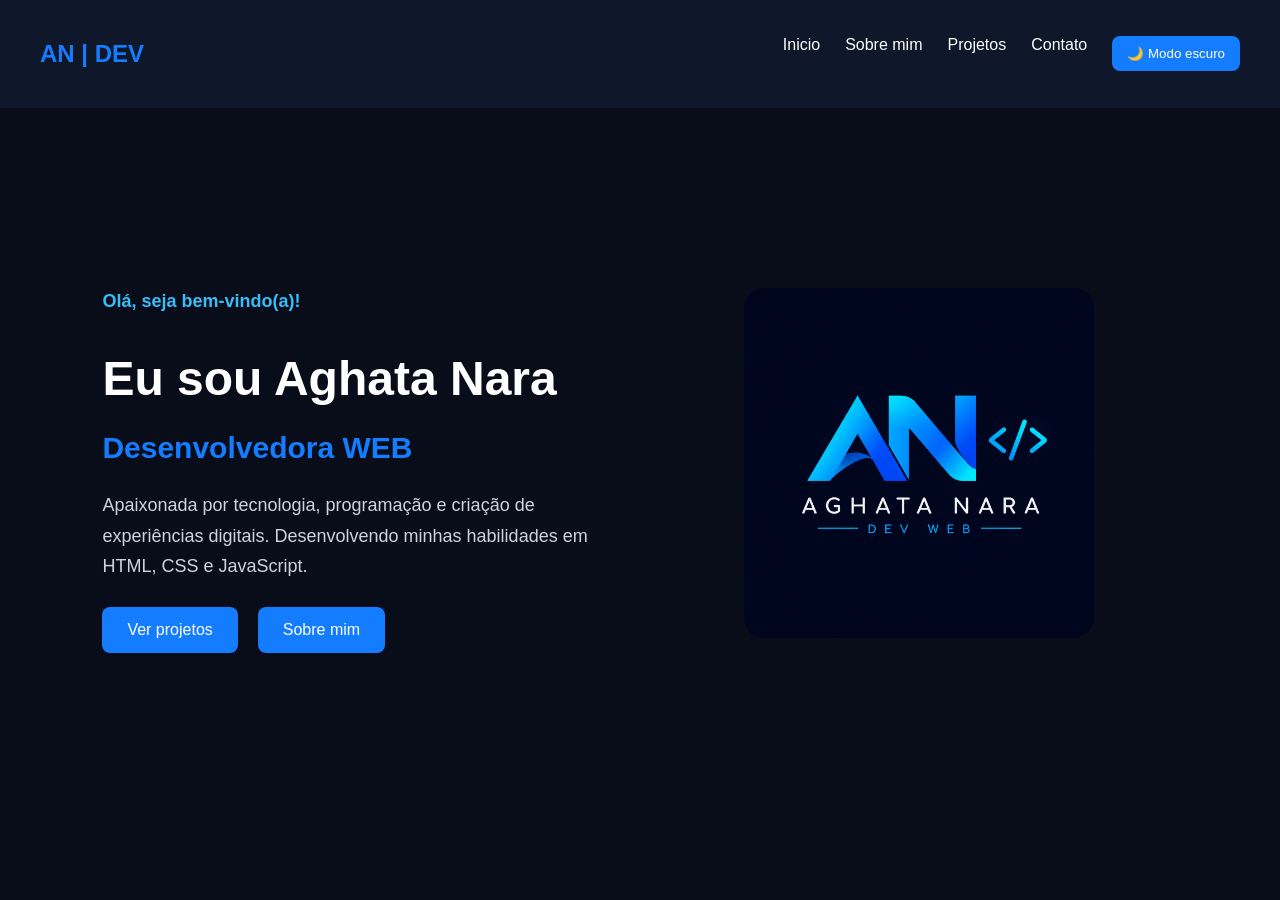
<file: index.html>
<!DOCTYPE html>
<html>
    <head>
        <meta charset="UTF-8">
        <title>Portifólio Aghata</title>
        <link rel="stylesheet" href="css/estilos.css">
        <link rel="icon" type="image/png" sizes="32x32" href="img/favicon.png">
    </head>
    <body>       
        <header>
        <nav>
            <h2>AN | DEV</h2>

        <ul>

            <li><a href="index.html">Inicio</a></li>
            <li><a href="sobre.html">Sobre mim</a></li>
            <li><a href="projetos.html">Projetos</a></li>
            <li><a href="contato.html">Contato</a></li>
            <button id="alternar-tema" type="button">
                🌙 Modo escuro
           </button>
         </ul>
        </nav>
       </header>
       
<main>
    <section class="inicio">

        <div class="conteudo-inicio">

            <h3>Olá, seja bem-vindo(a)!</h3>

            <h1>Eu sou Aghata Nara</h1>

            <h2>Desenvolvedora WEB</h2>

            <p>
                Apaixonada por tecnologia, programação
                e criação de experiências digitais.
                Desenvolvendo minhas habilidades em
                HTML, CSS e JavaScript.
            </p>

            <div class="botoes">
                <a href="projetos.html">Ver projetos</a>
                <a href="sobre.html">Sobre mim</a>
            </div>

        </div>

        
        <div class="imagem-inicio">
            <img src="img/logo.png" alt="Logomarca AN">
        </div>

    </section>
</main>

<script src="js/script.js"></script>

</body>
</html>
</file>
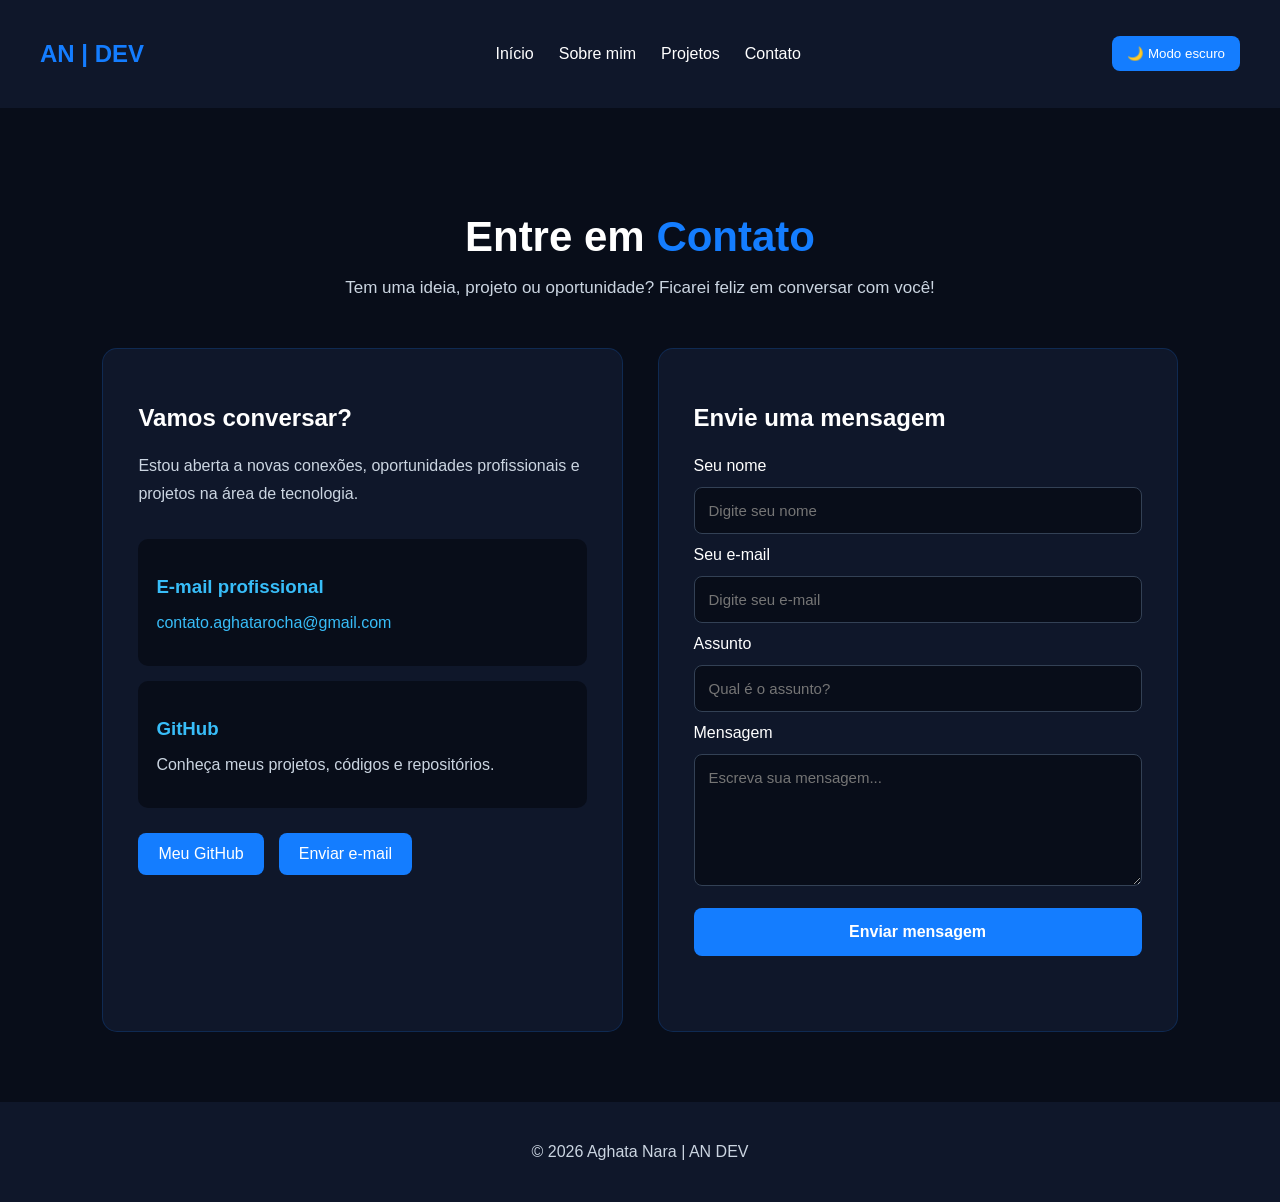
<file: contato.html>
<!DOCTYPE html>
<html lang="pt-BR">

<head>
    <meta charset="UTF-8">
    <meta name="viewport"
          content="width=device-width, initial-scale=1.0">

    <title>Contato | Aghata Nara</title>

    <link rel="stylesheet" href="css/estilos.css">
</head>

<body>

    <header>
        <nav>
            <h2>AN | DEV</h2>

            <ul>
                <li><a href="index.html">Início</a></li>
                <li><a href="sobre.html">Sobre mim</a></li>
                <li><a href="projetos.html">Projetos</a></li>
                <li><a href="contato.html">Contato</a></li>
            </ul>

            <button id="alternar-tema" type="button">
                🌙 Modo escuro
            </button>
        </nav>
    </header>

    <main>

        <section class="contato">

            <div class="contato-titulo">

                <h1>Entre em <span>Contato</span></h1>

                <p>
                    Tem uma ideia, projeto ou oportunidade?
                    Ficarei feliz em conversar com você!
                </p>

            </div>

            <div class="contato-container">

                <!-- INFORMAÇÕES DE CONTATO -->
                <div class="contato-informacoes">

                    <h2>Vamos conversar?</h2>

                    <p>
                        Estou aberta a novas conexões,
                        oportunidades profissionais
                        e projetos na área de tecnologia.
                    </p>

                    <div class="contato-item">

                        <h3>E-mail profissional</h3>

                        <p>
                            <a href="mailto:contato.aghatarocha@gmail.com">
                                contato.aghatarocha@gmail.com
                            </a>
                        </p>

                    </div>

                    <div class="contato-item">

                        <h3>GitHub</h3>

                        <p>
                            Conheça meus projetos,
                            códigos e repositórios.
                        </p>

                    </div>

                    <div class="contato-redes">

                        <a href="https://github.com/rochayxz7"
                           target="_blank"
                           rel="noopener noreferrer">
                            Meu GitHub
                        </a>

                        <a href="mailto:contato.aghatarocha@gmail.com">
                            Enviar e-mail
                        </a>

                    </div>

                </div>

                <!-- FORMULÁRIO DE CONTATO -->
                <div class="contato-formulario">

                    <h2>Envie uma mensagem</h2>

                    <form id="formulario-contato">

                        <label for="nome">Seu nome</label>

                        <input
                            type="text"
                            id="nome"
                            name="nome"
                            placeholder="Digite seu nome"
                            required
                        >

                        <label for="email">Seu e-mail</label>

                        <input
                            type="email"
                            id="email"
                            name="email"
                            placeholder="Digite seu e-mail"
                            required
                        >

                        <label for="assunto">Assunto</label>

                        <input
                            type="text"
                            id="assunto"
                            name="assunto"
                            placeholder="Qual é o assunto?"
                            required
                        >

                        <label for="mensagem">Mensagem</label>

                        <textarea
                            id="mensagem"
                            name="mensagem"
                            rows="6"
                            placeholder="Escreva sua mensagem..."
                            required
                        ></textarea>

                        <button type="submit">
                            Enviar mensagem
                        </button>

                        <p id="status-formulario"
                           role="status"
                           aria-live="polite"></p>

                    </form>

                </div>

            </div>

        </section>

    </main>

    <footer class="rodape-contato">
        <p>© 2026 Aghata Nara | AN DEV</p>
    </footer>

    <script src="js/script.js"></script>

</body>
</html>
</file>
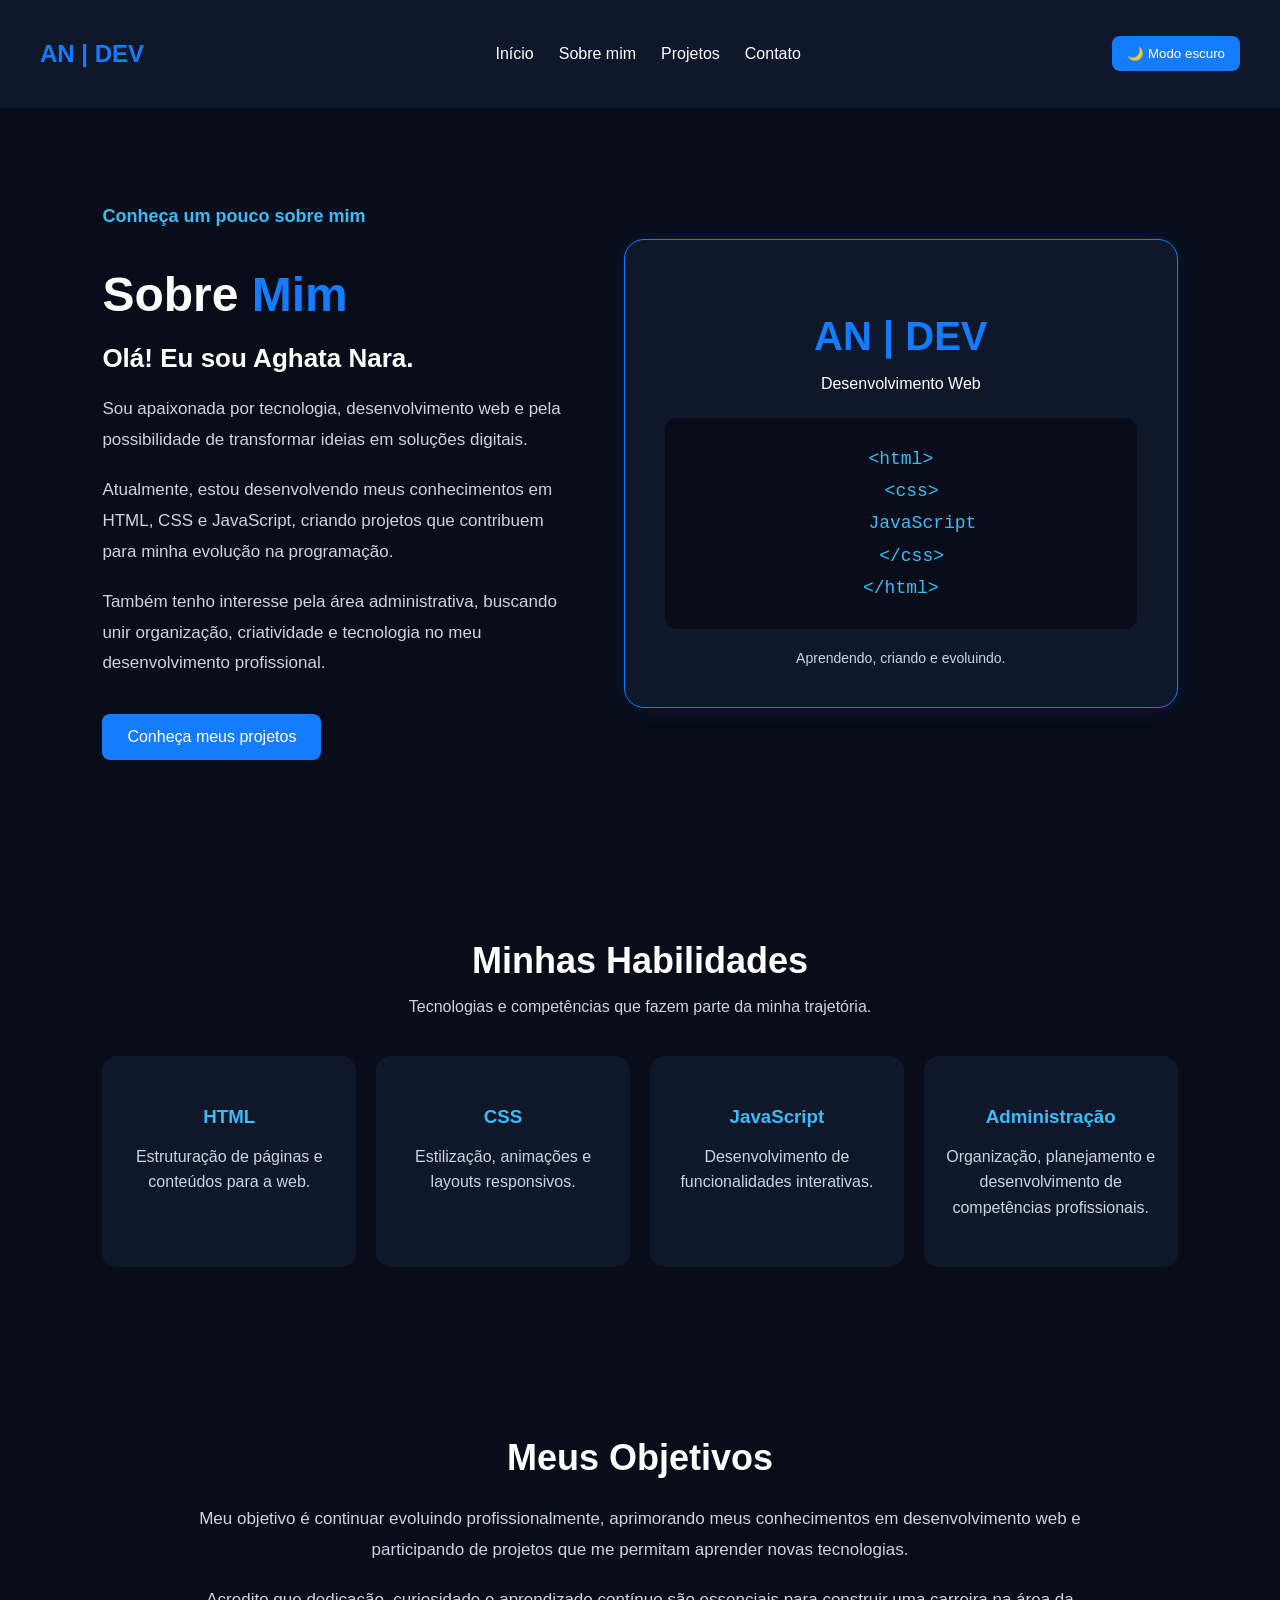
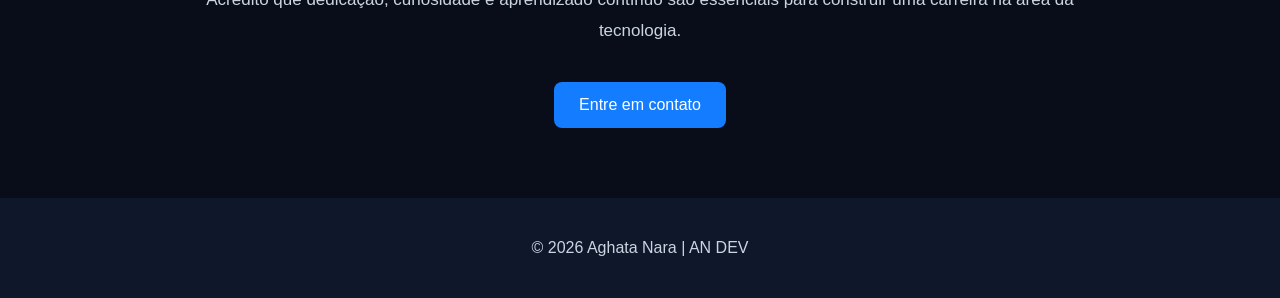
<file: sobre.html>
<!DOCTYPE html>
<html lang="pt-BR">

<head>
    <meta charset="UTF-8">
    <meta name="viewport"
          content="width=device-width, initial-scale=1.0">

    <title>Sobre Mim | Aghata Nara</title>

    <link rel="stylesheet" href="css/estilos.css">
</head>

<body>

    <header>
        <nav>
            <h2>AN | DEV</h2>

            <ul>
                <li><a href="index.html">Início</a></li>
                <li><a href="sobre.html">Sobre mim</a></li>
                <li><a href="projetos.html">Projetos</a></li>
                <li><a href="contato.html">Contato</a></li>
            </ul>

            <button id="alternar-tema" type="button">
                🌙 Modo escuro
            </button>
        </nav>
    </header>

    <main>

        <!-- APRESENTAÇÃO -->
        <section class="sobre">

            <div class="sobre-conteudo">

                <h3>Conheça um pouco sobre mim</h3>

                <h1>Sobre <span>Mim</span></h1>

                <h2>Olá! Eu sou Aghata Nara.</h2>

                <p>
                    Sou apaixonada por tecnologia,
                    desenvolvimento web e pela
                    possibilidade de transformar
                    ideias em soluções digitais.
                </p>

                <p>
                    Atualmente, estou desenvolvendo
                    meus conhecimentos em HTML, CSS
                    e JavaScript, criando projetos
                    que contribuem para minha
                    evolução na programação.
                </p>

                <p>
                    Também tenho interesse pela área
                    administrativa, buscando unir
                    organização, criatividade e
                    tecnologia no meu desenvolvimento
                    profissional.
                </p>

                <a href="projetos.html" class="botao-sobre">
                    Conheça meus projetos
                </a>

            </div>

            <div class="sobre-destaque">

                <h2>AN | DEV</h2>

                <p>Desenvolvimento Web</p>

                <div class="sobre-codigo">
                    &lt;html&gt;<br>
                    &nbsp;&nbsp;&lt;css&gt;<br>
                    &nbsp;&nbsp;&nbsp;&nbsp;JavaScript<br>
                    &nbsp;&nbsp;&lt;/css&gt;<br>
                    &lt;/html&gt;
                </div>

                <span>Aprendendo, criando e evoluindo.</span>

            </div>

        </section>

        <!-- HABILIDADES -->
        <section class="habilidades">

            <h2>Minhas Habilidades</h2>

            <p>
                Tecnologias e competências que fazem
                parte da minha trajetória.
            </p>

            <div class="lista-habilidades">

                <div class="habilidade-card">
                    <h3>HTML</h3>
                    <p>
                        Estruturação de páginas
                        e conteúdos para a web.
                    </p>
                </div>

                <div class="habilidade-card">
                    <h3>CSS</h3>
                    <p>
                        Estilização, animações
                        e layouts responsivos.
                    </p>
                </div>

                <div class="habilidade-card">
                    <h3>JavaScript</h3>
                    <p>
                        Desenvolvimento de
                        funcionalidades interativas.
                    </p>
                </div>

                <div class="habilidade-card">
                    <h3>Administração</h3>
                    <p>
                        Organização, planejamento
                        e desenvolvimento de
                        competências profissionais.
                    </p>
                </div>

            </div>

        </section>

        <!-- OBJETIVOS -->
        <section class="objetivos">

            <h2>Meus Objetivos</h2>

            <p>
                Meu objetivo é continuar evoluindo
                profissionalmente, aprimorando meus
                conhecimentos em desenvolvimento web
                e participando de projetos que me
                permitam aprender novas tecnologias.
            </p>

            <p>
                Acredito que dedicação, curiosidade
                e aprendizado contínuo são essenciais
                para construir uma carreira na
                área da tecnologia.
            </p>

            <a href="contato.html" class="botao-sobre">
                Entre em contato
            </a>

        </section>

    </main>

    <footer class="rodape-sobre">
        <p>© 2026 Aghata Nara | AN DEV</p>
    </footer>

    <script src="js/script.js"></script>

</body>
</html>
</file>
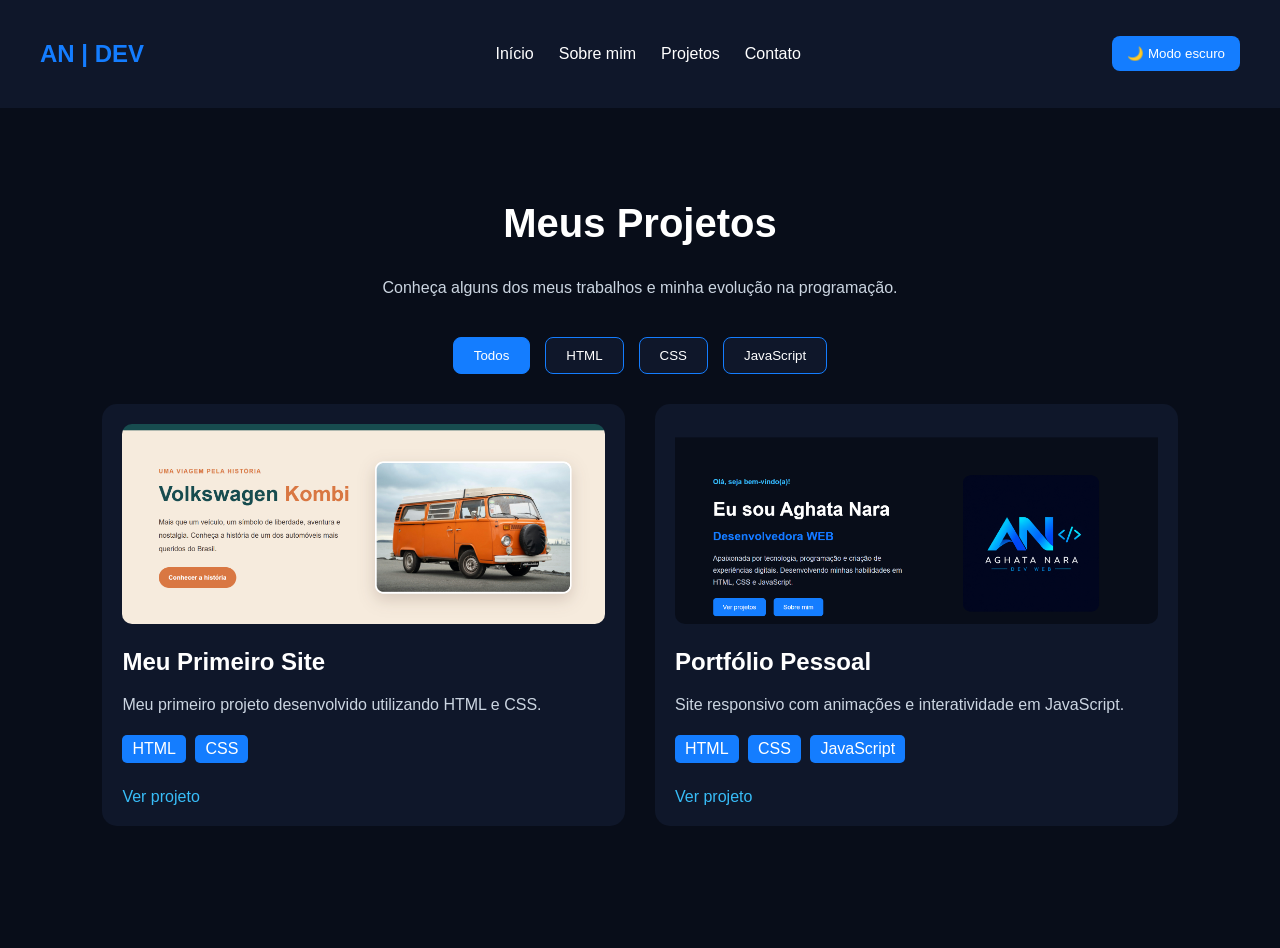
<file: MEU PORTIFOLIO/projetos.html>
<!DOCTYPE html>
<html lang="pt-BR">

<head>
    <meta charset="UTF-8">
    <meta name="viewport" content="width=device-width, initial-scale=1.0">

    <title>Meus Projetos | Aghata Nara</title>

    <link rel="stylesheet" href="css/estilos.css">
</head>

<body>

    <header>
        <nav>
            <h2>AN | DEV</h2>

            <ul>
                <li><a href="index.html">Início</a></li>
                <li><a href="sobre.html">Sobre mim</a></li>
                <li><a href="projetos.html">Projetos</a></li>
                <li><a href="contato.html">Contato</a></li>
            </ul>

            <button id="alternar-tema" type="button">
                🌙 Modo escuro
            </button>
        </nav>
    </header>

    <main>

        <section class="projetos">

            <h1>Meus Projetos</h1>

            <p>
                Conheça alguns dos meus trabalhos
                e minha evolução na programação.
            </p>

            <!-- FILTROS DOS PROJETOS -->
            <div class="filtros-projetos">

                <button class="filtro ativo" data-filtro="todos">
                    Todos
                </button>

                <button class="filtro" data-filtro="html">
                    HTML
                </button>

                <button class="filtro" data-filtro="css">
                    CSS
                </button>

                <button class="filtro" data-filtro="javascript">
                    JavaScript
                </button>

            </div>

            <!-- LISTA DE PROJETOS -->
            <div class="lista-projetos">

                <!-- PRIMEIRO CARD -->
                <article class="card-projeto"
                         data-tecnologias="html css">

                    <img src="img/projeto1.png"
                         alt="Imagem do meu primeiro site">

                    <h2>Meu Primeiro Site</h2>

                    <p>
                        Meu primeiro projeto desenvolvido
                        utilizando HTML e CSS.
                    </p>

                    <span>HTML</span>
                    <span>CSS</span>

                    <a href="#">Ver projeto</a>

                </article>

                <!-- SEGUNDO CARD -->
                <article class="card-projeto"
                         data-tecnologias="html css javascript">

                    <img src="img/projeto2.png"
                         alt="Imagem do meu portfólio">

                    <h2>Portfólio Pessoal</h2>

                    <p>
                        Site responsivo com animações
                        e interatividade em JavaScript.
                    </p>

                    <span>HTML</span>
                    <span>CSS</span>
                    <span>JavaScript</span>

                    <a href="#">Ver projeto</a>

                </article>

            </div>

        </section>

    </main>

    <script src="js/script.js"></script>

</body>
</html>
</file>
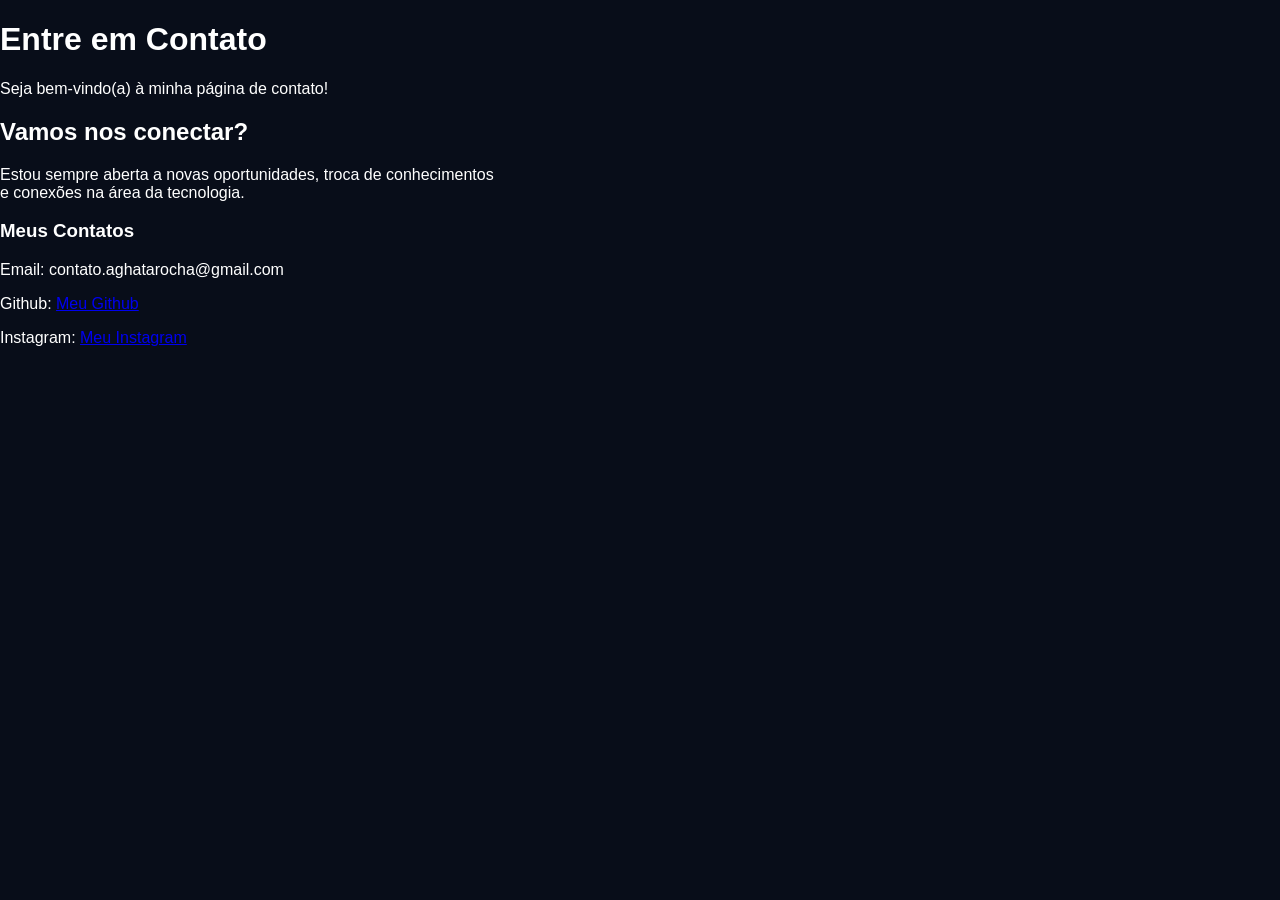
<file: paginas/contato.html>
<!DOCTYPE html>
<html lang="pt-br">
<head>
    <meta charset="UTF-8">
    <title>Contato</title>
    <link rel="stylesheet" href="../css/estilos.css">
<body>
    <h1>Entre em Contato</h1>
    <p>Seja bem-vindo(a) à minha página de contato!</p>
    <h2>Vamos nos conectar?</h2>
    <p>Estou sempre aberta a novas oportunidades, troca de conhecimentos <br>e conexões na área da tecnologia.</p>
    <h3>Meus Contatos</h3>
    <p>Email: contato.aghatarocha@gmail.com</p>
    <p>Github:
        <a href="https://github.com/rochayxz7">Meu Github</a></p>
    <p>Instagram:
        <a href="https://www.instagram.com/rochayzx7_">Meu Instagram</a></p>
</html>
</file>
<file: css/estilos.css>
/* Estilo geral do site */

body {
    background-color: black;
    color: white;
    font-family: Arial, sans-serif;
    margin: 0px;
}


/* Títulos secundários */
nav {
    display: flex;
    justify-content: space-between;
    align-items: center;
    padding: 20px 40px;
    background-color: #0F172A;
}


nav h2 {
    color: #147DFF;

}


nav ul {
    display: flex;
    list-style: none;
    gap: 25px;

}


nav a {
    color: white;
    text-decoration: none;
}


nav a:hover {
    color: #38BDF8;
}


.inicio{
    min-height: 70vh;
    display: flex;
    flex-direction: row;
    align-items: center;
    justify-content: space-between;
    gap: 40px;
    padding: 40px 8%;
    background-color:  #080D19;
}


.inicio h3 {
    color: #38BDF8;
    font-size: 18px;
}


.inicio h1 {
    color: white;
    font-size: 48px;
    margin-bottom: 10px;
}


.inicio h2 {
    color: #147DFF;
    font-size: 30px;
}


.inicio p {
    color: #CBD5E1;
    font-size: 18px;
    line-height: 1.7;
    max-width: 600px;
}


.botoes {
    display: flex;
    gap: 20px;
    margin-top: 25px;
}


.botoes a {
    background-color: #147DFF;
    color: white;
    text-decoration: none;
    padding: 14px 25px;
    border-radius: 8px;
    transition: 0.3s;
}


.botoes a:hover {
    background-color:  #38BDF8;
    transform: translateY(-3px);
}


.conteudo-inicio {
    flex: 1;
    min-width: 0;
}

.imagem-inicio {
    flex: 1;
    display: flex;
    justify-content: center;
    align-items: center;
}

.imagem-inicio img {
    width: 100%;
    max-width: 350px;
    height: auto;
    border-radius: 20px;
}


@media (max-width: 768px) {

    .inicio {
        flex-direction: column;
        text-align: center;
        gap: 30px;
    }

    .botoes {
        justify-content: center;
        flex-wrap: wrap;
    }

    .imagem-inicio img {
        max-width: 250px;
    }

}


nav a {
    position: relative;
    text-decoration: none;
    color: white;
    transition: 0.3s;
}

nav a::after {
    content: "";
    position: absolute;
    width: 0;
    height: 2px;
    background-color: #38BDF8;
    bottom: -5px;
    left: 0;
    transition: width 0.3s;
}

nav a:hover {
    color: #38BDF8;
}

nav a:hover::after {
    width: 100%;
}


@keyframes aparecer {
    from {
        opacity: 0%;
        transform: translateY(30px);
    }
    
    to {
        opacity: 1%;
        transform: translateY(0);
    }
}

.conteudo-inicio {
    animation: aparecer 1.2s ease-out;
}

@keyframes flutuar {
    0% {
        transform: translateY(0);
    }

    50% {
        transform: translateY(-15px);
    }

    100% {
        transform: translateY(0);
    }
}

.imagem-inicio img {
    animation: flutuar 4s ease-in-out infinite;
}

.imagem-inicio img:hover {
    filter: drop-shadow(0 0 18px #147DFF);

}


@media (prefers-reduced-motion: reduce) {
    .conteudo-inicio,
    .imagem-inicio img {
        animation: none;
    }
}


:root {
    --cor-fundo: #080D19;
    --cor-menu:  #0F172A;
    --cor-texto: #FFFFFF;
    --cor-paragrafo: #CBD5E1;
}

body.modo-claro {
     --cor-fundo: #F1F5F9;
    --cor-menu: #FFFFFF;
    --cor-texto: #0F172A;
    --cor-paragrafo: #475569;
}

body {
    background-color: var(--cor-fundo);
    color: var(--cor-texto);
}


header {
    background-color: var(--cor-menu);
}

header a {
    color: var(--cor-texto);
}


.inicio {
    background-color: var(--cor-fundo);
}

.inicio h1 {
    color: var(--cor-texto);
}

.inicio p {
    color: var(--cor-paragrafo);
}


#alternar-tema {
    background-color: #147DFF;
    color: white;
    border: none;
    padding: 10px 15px;
    border-radius: 8px;
    cursor: pointer;
    transition: 0.3s;
}

#alternar-tema:hover {
    background-color: #38BDF8;
}

body,
header,
nav,
.inicio,
.inicio h1,
.inicio p,
header a,
nav a {
    transition: background-color 0.3s,
                color 0.3s;
}


.projetos {
    padding: 60px 8%;
    background-color: var(--cor-fundo);
    min-height: 80vh;
}

.projetos h1 {
    text-align: center;
    font-size: 40px;
    color: var(--cor-texto);
}

.projetos > p {
    text-align: center;
    color: var(--cor-paragrafo);
    margin-bottom: 40px;
}

.lista-projetos {
    display: grid;
    grid-template-columns: repeat(2,1fr);
    gap: 30px;
}

.card-projeto {
    background-color: var(--cor-menu);
    padding: 20px;
    border-radius: 15px;
    transition: transform 0.3s;
}

.card-projeto:hover {
    transform: translateY(-8px);
}

.card-projeto img {
    width: 100%;
    height: 200px;
    object-fit: cover;
    border-radius: 10px;
}

.card-projeto h2 {
    color: var(--cor-texto);
}

.card-projeto p {
    color: var(--cor-paragrafo);
}

.card-projeto span {
    display: inline-block;
    background-color: #147DFF;
    color: white;
    padding: 5px 10px;
    border-radius: 5px;
    margin: 5px 5px 10px 0;
}

.card-projeto a {
    display: block;
    color: #38BDF8;
    text-decoration: none;
    margin-top: 15px;
}


@media (max-width:768px) {

    .lista-projetos {
        grid-template-columns: 1fr;
    }

    .projetos h1 {
        font-size: 30px;
    }

    .card-projeto img {
        height: auto;
    }
}


.filtros-projetos {
    display: flex;
    justify-content: center;
    flex-wrap: wrap;
    gap: 15px;
    margin-bottom: 30px;
}

.filtro {
    background-color: var(--cor-menu);
    color: var(--cor-texto);
    border: 1px solid #147DFF;
    padding: 10px 20px;
    border-radius: 8px;
    cursor: pointer;
    transition: 0.3s;
}

.filtro:hover,
.filtro.ativo {
    background-color: #147DFF;
    color: white;
}



/* ===== PÁGINA SOBRE MIM ===== */

.sobre {
    display: flex;
    align-items: center;
    justify-content: space-between;
    gap: 50px;
    padding: 80px 8%;
    background-color: var(--cor-fundo);
}

.sobre-conteudo {
    flex: 1;
    min-width: 0;
    animation: aparecer 1s ease;
}

.sobre-conteudo h3 {
    color: #38BDF8;
    font-size: 18px;
    margin-bottom: 15px;
}

.sobre-conteudo h1 {
    color: var(--cor-texto);
    font-size: 48px;
    margin-bottom: 20px;
}

.sobre-conteudo h1 span {
    color: #147DFF;
}

.sobre-conteudo h2 {
    color: var(--cor-texto);
    font-size: 26px;
    margin-bottom: 20px;
}

.sobre-conteudo p {
    color: var(--cor-paragrafo);
    font-size: 17px;
    line-height: 1.8;
    margin-bottom: 20px;
}

/* BOTÕES */

.botao-sobre {
    display: inline-block;
    background-color: #147DFF;
    color: white;
    text-decoration: none;
    padding: 14px 25px;
    border-radius: 8px;
    margin-top: 15px;
    transition: 0.3s;
}

.botao-sobre:hover {
    background-color: #38BDF8;
    transform: translateY(-4px);
}

/* DESTAQUE LATERAL */

.sobre-destaque {
    flex: 1;
    min-width: 0;
    background-color: var(--cor-menu);
    padding: 40px;
    border: 1px solid #147DFF;
    border-radius: 20px;
    text-align: center;
    box-shadow: 0 0 25px #147DFF20;
}

.sobre-destaque h2 {
    font-size: 40px;
    color: #147DFF;
    margin-bottom: 15px;
}

.sobre-destaque p {
    color: var(--cor-texto);
    margin-bottom: 25px;
}

.sobre-codigo {
    background-color: var(--cor-fundo);
    color: #38BDF8;
    padding: 25px;
    border-radius: 12px;
    font-family: monospace;
    font-size: 18px;
    line-height: 1.8;
    margin-bottom: 20px;
}

.sobre-destaque span {
    color: var(--cor-paragrafo);
    font-size: 14px;
}

/* HABILIDADES */

.habilidades {
    padding: 70px 8%;
    background-color: var(--cor-fundo);
    text-align: center;
}

.habilidades h2 {
    color: var(--cor-texto);
    font-size: 36px;
    margin-bottom: 15px;
}

.habilidades > p {
    color: var(--cor-paragrafo);
    margin-bottom: 40px;
}

.lista-habilidades {
    display: grid;
    grid-template-columns: repeat(4, minmax(0, 1fr));
    gap: 20px;
}

.habilidade-card {
    background-color: var(--cor-menu);
    padding: 30px 20px;
    border-radius: 15px;
    border: 1px solid transparent;
    transition: 0.3s;
}

.habilidade-card:hover {
    transform: translateY(-8px);
    border-color: #147DFF;
}

.habilidade-card h3 {
    color: #38BDF8;
    margin-bottom: 15px;
}

.habilidade-card p {
    color: var(--cor-paragrafo);
    line-height: 1.6;
}

/* OBJETIVOS */

.objetivos {
    padding: 70px 15%;
    background-color: var(--cor-fundo);
    text-align: center;
}

.objetivos h2 {
    color: var(--cor-texto);
    font-size: 36px;
    margin-bottom: 25px;
}

.objetivos p {
    color: var(--cor-paragrafo);
    font-size: 17px;
    line-height: 1.8;
    margin-bottom: 20px;
}

/* RODAPÉ */

.rodape-sobre {
    background-color: var(--cor-menu);
    padding: 25px;
    text-align: center;
}

.rodape-sobre p {
    color: var(--cor-paragrafo);
}

/* RESPONSIVIDADE */

@media (max-width: 900px) {

    .sobre {
        flex-direction: column;
        text-align: center;
    }

    .sobre-conteudo h1 {
        font-size: 38px;
    }

    .sobre-destaque {
        width: 100%;
        box-sizing: border-box;
    }

    .lista-habilidades {
        grid-template-columns: repeat(2, minmax(0, 1fr));
    }

    .objetivos {
        padding: 60px 8%;
    }
}

@media (max-width: 480px) {

    .sobre {
        padding: 50px 6%;
    }

    .sobre-conteudo h1 {
        font-size: 32px;
    }

    .sobre-destaque {
        padding: 25px 15px;
    }

    .lista-habilidades {
        grid-template-columns: 1fr;
    }

    .habilidades h2,
    .objetivos h2 {
        font-size: 28px;
    }
}




/* ===== PÁGINA DE CONTATO ===== */

.contato {
    padding: 70px 8%;
    min-height: 80vh;
    background-color: var(--cor-fundo);
}

.contato-titulo {
    text-align: center;
    margin-bottom: 50px;
}

.contato-titulo h1 {
    font-size: 42px;
    color: var(--cor-texto);
    margin-bottom: 15px;
}

.contato-titulo h1 span {
    color: #147DFF;
}

.contato-titulo p {
    color: var(--cor-paragrafo);
    font-size: 17px;
}

/* ORGANIZAÇÃO DAS COLUNAS */

.contato-container {
    display: grid;
    grid-template-columns: repeat(2, minmax(0, 1fr));
    gap: 35px;
    align-items: stretch;
}

/* INFORMAÇÕES */

.contato-informacoes {
    background-color: var(--cor-menu);
    padding: 35px;
    border-radius: 15px;
    border: 1px solid #147DFF30;
}

.contato-informacoes h2 {
    color: var(--cor-texto);
    margin-bottom: 20px;
}

.contato-informacoes > p {
    color: var(--cor-paragrafo);
    line-height: 1.8;
    margin-bottom: 30px;
}

.contato-item {
    background-color: var(--cor-fundo);
    padding: 18px;
    border-radius: 10px;
    margin-bottom: 15px;
    transition: 0.3s;
}

.contato-item:hover {
    transform: translateX(5px);
}

.contato-item h3 {
    color: #38BDF8;
    margin-bottom: 8px;
}

.contato-item p {
    color: var(--cor-paragrafo);
}

/* REDES SOCIAIS */

.contato-redes {
    display: flex;
    flex-wrap: wrap;
    gap: 15px;
    margin-top: 25px;
}

.contato-redes a {
    background-color: #147DFF;
    color: white;
    text-decoration: none;
    padding: 12px 20px;
    border-radius: 8px;
    transition: 0.3s;
}

.contato-redes a:hover {
    background-color: #38BDF8;
    transform: translateY(-4px);
}

/* FORMULÁRIO */

.contato-formulario {
    background-color: var(--cor-menu);
    padding: 35px;
    border-radius: 15px;
    border: 1px solid #147DFF30;
}

.contato-formulario h2 {
    color: var(--cor-texto);
    margin-bottom: 25px;
}

#formulario-contato {
    display: flex;
    flex-direction: column;
    gap: 12px;
}

#formulario-contato label {
    color: var(--cor-texto);
    font-weight: 500;
}

#formulario-contato input,
#formulario-contato textarea {
    width: 100%;
    box-sizing: border-box;
    padding: 14px;
    background-color: var(--cor-fundo);
    color: var(--cor-texto);
    border: 1px solid #334155;
    border-radius: 8px;
    font-family: inherit;
    font-size: 15px;
    outline: none;
    transition: 0.3s;
}

#formulario-contato input:focus,
#formulario-contato textarea:focus {
    border-color: #147DFF;
    box-shadow: 0 0 8px #147DFF40;
}

#formulario-contato textarea {
    resize: vertical;
}

#formulario-contato button {
    background-color: #147DFF;
    color: white;
    border: none;
    padding: 15px;
    border-radius: 8px;
    font-size: 16px;
    font-weight: bold;
    cursor: pointer;
    transition: 0.3s;
    margin-top: 10px;
}

#formulario-contato button:hover {
    background-color: #38BDF8;
    transform: translateY(-3px);
}

#status-formulario {
    color: var(--cor-paragrafo);
    font-size: 14px;
    line-height: 1.6;
}

/* RODAPÉ */

.rodape-contato {
    background-color: var(--cor-menu);
    text-align: center;
    padding: 25px;
}

.rodape-contato p {
    color: var(--cor-paragrafo);
}

/* RESPONSIVIDADE */


/* ===== PÁGINA DE CONTATO ===== */

.contato {
    padding: 70px 8%;
    min-height: 80vh;
    background-color: var(--cor-fundo);
}

.contato-titulo {
    text-align: center;
    margin-bottom: 50px;
}

.contato-titulo h1 {
    font-size: 42px;
    color: var(--cor-texto);
    margin-bottom: 15px;
}

.contato-titulo h1 span {
    color: #147DFF;
}

.contato-titulo p {
    color: var(--cor-paragrafo);
    font-size: 17px;
}

/* COLUNAS */

.contato-container {
    display: grid;
    grid-template-columns: repeat(2, minmax(0, 1fr));
    gap: 35px;
}

/* INFORMAÇÕES */

.contato-informacoes {
    background-color: var(--cor-menu);
    padding: 35px;
    border-radius: 15px;
    border: 1px solid #147DFF30;
}

.contato-informacoes h2 {
    color: var(--cor-texto);
    margin-bottom: 20px;
}

.contato-informacoes > p {
    color: var(--cor-paragrafo);
    line-height: 1.8;
    margin-bottom: 30px;
}

.contato-item {
    background-color: var(--cor-fundo);
    padding: 18px;
    border-radius: 10px;
    margin-bottom: 15px;
    transition: 0.3s;
}

.contato-item:hover {
    transform: translateX(5px);
}

.contato-item h3 {
    color: #38BDF8;
    margin-bottom: 8px;
}

.contato-item p {
    color: var(--cor-paragrafo);
    overflow-wrap: anywhere;
}

.contato-item a {
    color: #38BDF8;
    text-decoration: none;
    overflow-wrap: anywhere;
    transition: 0.3s;
}

.contato-item a:hover {
    color: #147DFF;
    text-decoration: underline;
}

/* REDES E BOTÕES */

.contato-redes {
    display: flex;
    flex-wrap: wrap;
    gap: 15px;
    margin-top: 25px;
}

.contato-redes a {
    background-color: #147DFF;
    color: white;
    text-decoration: none;
    padding: 12px 20px;
    border-radius: 8px;
    transition: 0.3s;
}

.contato-redes a:hover {
    background-color: #38BDF8;
    transform: translateY(-4px);
}

/* FORMULÁRIO */

.contato-formulario {
    background-color: var(--cor-menu);
    padding: 35px;
    border-radius: 15px;
    border: 1px solid #147DFF30;
}

.contato-formulario h2 {
    color: var(--cor-texto);
    margin-bottom: 25px;
}

#formulario-contato {
    display: flex;
    flex-direction: column;
    gap: 12px;
}

#formulario-contato label {
    color: var(--cor-texto);
    font-weight: 500;
}

#formulario-contato input,
#formulario-contato textarea {
    width: 100%;
    box-sizing: border-box;
    padding: 14px;
    background-color: var(--cor-fundo);
    color: var(--cor-texto);
    border: 1px solid #334155;
    border-radius: 8px;
    font-family: inherit;
    font-size: 15px;
    outline: none;
    transition: 0.3s;
}

#formulario-contato input:focus,
#formulario-contato textarea:focus {
    border-color: #147DFF;
    box-shadow: 0 0 8px #147DFF40;
}

#formulario-contato textarea {
    resize: vertical;
}

#formulario-contato button {
    background-color: #147DFF;
    color: white;
    border: none;
    padding: 15px;
    border-radius: 8px;
    font-size: 16px;
    font-weight: bold;
    cursor: pointer;
    transition: 0.3s;
    margin-top: 10px;
}

#formulario-contato button:hover {
    background-color: #38BDF8;
    transform: translateY(-3px);
}

#status-formulario {
    color: var(--cor-paragrafo);
    font-size: 14px;
    line-height: 1.6;
}

/* RODAPÉ */

.rodape-contato {
    background-color: var(--cor-menu);
    text-align: center;
    padding: 25px;
}

.rodape-contato p {
    color: var(--cor-paragrafo);
}

/* RESPONSIVIDADE */

@media (max-width: 768px) {

    .contato {
        padding: 50px 6%;
    }

    .contato-container {
        grid-template-columns: 1fr;
    }

    .contato-titulo h1 {
        font-size: 32px;
    }

    .contato-informacoes,
    .contato-formulario {
        padding: 25px 20px;
    }

}
</file>
<file: MEU PORTIFOLIO/css/estilos.css>
/* Estilo geral do site */

body {
    background-color: black;
    color: white;
    font-family: Arial, sans-serif;
    margin: 0px;
}


/* Títulos secundários */
nav {
    display: flex;
    justify-content: space-between;
    align-items: center;
    padding: 20px 40px;
    background-color: #0F172A;
}


nav h2 {
    color: #147DFF;

}


nav ul {
    display: flex;
    list-style: none;
    gap: 25px;

}


nav a {
    color: white;
    text-decoration: none;
}


nav a:hover {
    color: #38BDF8;
}


.inicio{
    min-height: 70vh;
    display: flex;
    flex-direction: row;
    align-items: center;
    justify-content: space-between;
    gap: 40px;
    padding: 40px 8%;
    background-color:  #080D19;
}


.inicio h3 {
    color: #38BDF8;
    font-size: 18px;
}


.inicio h1 {
    color: white;
    font-size: 48px;
    margin-bottom: 10px;
}


.inicio h2 {
    color: #147DFF;
    font-size: 30px;
}


.inicio p {
    color: #CBD5E1;
    font-size: 18px;
    line-height: 1.7;
    max-width: 600px;
}


.botoes {
    display: flex;
    gap: 20px;
    margin-top: 25px;
}


.botoes a {
    background-color: #147DFF;
    color: white;
    text-decoration: none;
    padding: 14px 25px;
    border-radius: 8px;
    transition: 0.3s;
}


.botoes a:hover {
    background-color:  #38BDF8;
    transform: translateY(-3px);
}


.conteudo-inicio {
    flex: 1;
    min-width: 0;
}

.imagem-inicio {
    flex: 1;
    display: flex;
    justify-content: center;
    align-items: center;
}

.imagem-inicio img {
    width: 100%;
    max-width: 350px;
    height: auto;
    border-radius: 20px;
}


@media (max-width: 768px) {

    .inicio {
        flex-direction: column;
        text-align: center;
        gap: 30px;
    }

    .botoes {
        justify-content: center;
        flex-wrap: wrap;
    }

    .imagem-inicio img {
        max-width: 250px;
    }

}


nav a {
    position: relative;
    text-decoration: none;
    color: white;
    transition: 0.3s;
}

nav a::after {
    content: "";
    position: absolute;
    width: 0;
    height: 2px;
    background-color: #38BDF8;
    bottom: -5px;
    left: 0;
    transition: width 0.3s;
}

nav a:hover {
    color: #38BDF8;
}

nav a:hover::after {
    width: 100%;
}


@keyframes aparecer {
    from {
        opacity: 0%;
        transform: translateY(30px);
    }
    
    to {
        opacity: 1%;
        transform: translateY(0);
    }
}

.conteudo-inicio {
    animation: aparecer 1.2s ease-out;
}

@keyframes flutuar {
    0% {
        transform: translateY(0);
    }

    50% {
        transform: translateY(-15px);
    }

    100% {
        transform: translateY(0);
    }
}

.imagem-inicio img {
    animation: flutuar 4s ease-in-out infinite;
}

.imagem-inicio img:hover {
    filter: drop-shadow(0 0 18px #147DFF);

}


@media (prefers-reduced-motion: reduce) {
    .conteudo-inicio,
    .imagem-inicio img {
        animation: none;
    }
}


:root {
    --cor-fundo: #080D19;
    --cor-menu:  #0F172A;
    --cor-texto: #FFFFFF;
    --cor-paragrafo: #CBD5E1;
}

body.modo-claro {
     --cor-fundo: #F1F5F9;
    --cor-menu: #FFFFFF;
    --cor-texto: #0F172A;
    --cor-paragrafo: #475569;
}

body {
    background-color: var(--cor-fundo);
    color: var(--cor-texto);
}


header {
    background-color: var(--cor-menu);
}

header a {
    color: var(--cor-texto);
}


.inicio {
    background-color: var(--cor-fundo);
}

.inicio h1 {
    color: var(--cor-texto);
}

.inicio p {
    color: var(--cor-paragrafo);
}


#alternar-tema {
    background-color: #147DFF;
    color: white;
    border: none;
    padding: 10px 15px;
    border-radius: 8px;
    cursor: pointer;
    transition: 0.3s;
}

#alternar-tema:hover {
    background-color: #38BDF8;
}

body,
header,
nav,
.inicio,
.inicio h1,
.inicio p,
header a,
nav a {
    transition: background-color 0.3s,
                color 0.3s;
}


.projetos {
    padding: 60px 8%;
    background-color: var(--cor-fundo);
    min-height: 80vh;
}

.projetos h1 {
    text-align: center;
    font-size: 40px;
    color: var(--cor-texto);
}

.projetos > p {
    text-align: center;
    color: var(--cor-paragrafo);
    margin-bottom: 40px;
}

.lista-projetos {
    display: grid;
    grid-template-columns: repeat(2,1fr);
    gap: 30px;
}

.card-projeto {
    background-color: var(--cor-menu);
    padding: 20px;
    border-radius: 15px;
    transition: transform 0.3s;
}

.card-projeto:hover {
    transform: translateY(-8px);
}

.card-projeto img {
    width: 100%;
    height: 200px;
    object-fit: cover;
    border-radius: 10px;
}

.card-projeto h2 {
    color: var(--cor-texto);
}

.card-projeto p {
    color: var(--cor-paragrafo);
}

.card-projeto span {
    display: inline-block;
    background-color: #147DFF;
    color: white;
    padding: 5px 10px;
    border-radius: 5px;
    margin: 5px 5px 10px 0;
}

.card-projeto a {
    display: block;
    color: #38BDF8;
    text-decoration: none;
    margin-top: 15px;
}


@media (max-width:768px) {

    .lista-projetos {
        grid-template-columns: 1fr;
    }

    .projetos h1 {
        font-size: 30px;
    }

    .card-projeto img {
        height: auto;
    }
}


.filtros-projetos {
    display: flex;
    justify-content: center;
    flex-wrap: wrap;
    gap: 15px;
    margin-bottom: 30px;
}

.filtro {
    background-color: var(--cor-menu);
    color: var(--cor-texto);
    border: 1px solid #147DFF;
    padding: 10px 20px;
    border-radius: 8px;
    cursor: pointer;
    transition: 0.3s;
}

.filtro:hover,
.filtro.ativo {
    background-color: #147DFF;
    color: white;
}



/* ===== PÁGINA SOBRE MIM ===== */

.sobre {
    display: flex;
    align-items: center;
    justify-content: space-between;
    gap: 50px;
    padding: 80px 8%;
    background-color: var(--cor-fundo);
}

.sobre-conteudo {
    flex: 1;
    min-width: 0;
    animation: aparecer 1s ease;
}

.sobre-conteudo h3 {
    color: #38BDF8;
    font-size: 18px;
    margin-bottom: 15px;
}

.sobre-conteudo h1 {
    color: var(--cor-texto);
    font-size: 48px;
    margin-bottom: 20px;
}

.sobre-conteudo h1 span {
    color: #147DFF;
}

.sobre-conteudo h2 {
    color: var(--cor-texto);
    font-size: 26px;
    margin-bottom: 20px;
}

.sobre-conteudo p {
    color: var(--cor-paragrafo);
    font-size: 17px;
    line-height: 1.8;
    margin-bottom: 20px;
}

/* BOTÕES */

.botao-sobre {
    display: inline-block;
    background-color: #147DFF;
    color: white;
    text-decoration: none;
    padding: 14px 25px;
    border-radius: 8px;
    margin-top: 15px;
    transition: 0.3s;
}

.botao-sobre:hover {
    background-color: #38BDF8;
    transform: translateY(-4px);
}

/* DESTAQUE LATERAL */

.sobre-destaque {
    flex: 1;
    min-width: 0;
    background-color: var(--cor-menu);
    padding: 40px;
    border: 1px solid #147DFF;
    border-radius: 20px;
    text-align: center;
    box-shadow: 0 0 25px #147DFF20;
}

.sobre-destaque h2 {
    font-size: 40px;
    color: #147DFF;
    margin-bottom: 15px;
}

.sobre-destaque p {
    color: var(--cor-texto);
    margin-bottom: 25px;
}

.sobre-codigo {
    background-color: var(--cor-fundo);
    color: #38BDF8;
    padding: 25px;
    border-radius: 12px;
    font-family: monospace;
    font-size: 18px;
    line-height: 1.8;
    margin-bottom: 20px;
}

.sobre-destaque span {
    color: var(--cor-paragrafo);
    font-size: 14px;
}

/* HABILIDADES */

.habilidades {
    padding: 70px 8%;
    background-color: var(--cor-fundo);
    text-align: center;
}

.habilidades h2 {
    color: var(--cor-texto);
    font-size: 36px;
    margin-bottom: 15px;
}

.habilidades > p {
    color: var(--cor-paragrafo);
    margin-bottom: 40px;
}

.lista-habilidades {
    display: grid;
    grid-template-columns: repeat(4, minmax(0, 1fr));
    gap: 20px;
}

.habilidade-card {
    background-color: var(--cor-menu);
    padding: 30px 20px;
    border-radius: 15px;
    border: 1px solid transparent;
    transition: 0.3s;
}

.habilidade-card:hover {
    transform: translateY(-8px);
    border-color: #147DFF;
}

.habilidade-card h3 {
    color: #38BDF8;
    margin-bottom: 15px;
}

.habilidade-card p {
    color: var(--cor-paragrafo);
    line-height: 1.6;
}

/* OBJETIVOS */

.objetivos {
    padding: 70px 15%;
    background-color: var(--cor-fundo);
    text-align: center;
}

.objetivos h2 {
    color: var(--cor-texto);
    font-size: 36px;
    margin-bottom: 25px;
}

.objetivos p {
    color: var(--cor-paragrafo);
    font-size: 17px;
    line-height: 1.8;
    margin-bottom: 20px;
}

/* RODAPÉ */

.rodape-sobre {
    background-color: var(--cor-menu);
    padding: 25px;
    text-align: center;
}

.rodape-sobre p {
    color: var(--cor-paragrafo);
}

/* RESPONSIVIDADE */

@media (max-width: 900px) {

    .sobre {
        flex-direction: column;
        text-align: center;
    }

    .sobre-conteudo h1 {
        font-size: 38px;
    }

    .sobre-destaque {
        width: 100%;
        box-sizing: border-box;
    }

    .lista-habilidades {
        grid-template-columns: repeat(2, minmax(0, 1fr));
    }

    .objetivos {
        padding: 60px 8%;
    }
}

@media (max-width: 480px) {

    .sobre {
        padding: 50px 6%;
    }

    .sobre-conteudo h1 {
        font-size: 32px;
    }

    .sobre-destaque {
        padding: 25px 15px;
    }

    .lista-habilidades {
        grid-template-columns: 1fr;
    }

    .habilidades h2,
    .objetivos h2 {
        font-size: 28px;
    }
}




/* ===== PÁGINA DE CONTATO ===== */

.contato {
    padding: 70px 8%;
    min-height: 80vh;
    background-color: var(--cor-fundo);
}

.contato-titulo {
    text-align: center;
    margin-bottom: 50px;
}

.contato-titulo h1 {
    font-size: 42px;
    color: var(--cor-texto);
    margin-bottom: 15px;
}

.contato-titulo h1 span {
    color: #147DFF;
}

.contato-titulo p {
    color: var(--cor-paragrafo);
    font-size: 17px;
}

/* ORGANIZAÇÃO DAS COLUNAS */

.contato-container {
    display: grid;
    grid-template-columns: repeat(2, minmax(0, 1fr));
    gap: 35px;
    align-items: stretch;
}

/* INFORMAÇÕES */

.contato-informacoes {
    background-color: var(--cor-menu);
    padding: 35px;
    border-radius: 15px;
    border: 1px solid #147DFF30;
}

.contato-informacoes h2 {
    color: var(--cor-texto);
    margin-bottom: 20px;
}

.contato-informacoes > p {
    color: var(--cor-paragrafo);
    line-height: 1.8;
    margin-bottom: 30px;
}

.contato-item {
    background-color: var(--cor-fundo);
    padding: 18px;
    border-radius: 10px;
    margin-bottom: 15px;
    transition: 0.3s;
}

.contato-item:hover {
    transform: translateX(5px);
}

.contato-item h3 {
    color: #38BDF8;
    margin-bottom: 8px;
}

.contato-item p {
    color: var(--cor-paragrafo);
}

/* REDES SOCIAIS */

.contato-redes {
    display: flex;
    flex-wrap: wrap;
    gap: 15px;
    margin-top: 25px;
}

.contato-redes a {
    background-color: #147DFF;
    color: white;
    text-decoration: none;
    padding: 12px 20px;
    border-radius: 8px;
    transition: 0.3s;
}

.contato-redes a:hover {
    background-color: #38BDF8;
    transform: translateY(-4px);
}

/* FORMULÁRIO */

.contato-formulario {
    background-color: var(--cor-menu);
    padding: 35px;
    border-radius: 15px;
    border: 1px solid #147DFF30;
}

.contato-formulario h2 {
    color: var(--cor-texto);
    margin-bottom: 25px;
}

#formulario-contato {
    display: flex;
    flex-direction: column;
    gap: 12px;
}

#formulario-contato label {
    color: var(--cor-texto);
    font-weight: 500;
}

#formulario-contato input,
#formulario-contato textarea {
    width: 100%;
    box-sizing: border-box;
    padding: 14px;
    background-color: var(--cor-fundo);
    color: var(--cor-texto);
    border: 1px solid #334155;
    border-radius: 8px;
    font-family: inherit;
    font-size: 15px;
    outline: none;
    transition: 0.3s;
}

#formulario-contato input:focus,
#formulario-contato textarea:focus {
    border-color: #147DFF;
    box-shadow: 0 0 8px #147DFF40;
}

#formulario-contato textarea {
    resize: vertical;
}

#formulario-contato button {
    background-color: #147DFF;
    color: white;
    border: none;
    padding: 15px;
    border-radius: 8px;
    font-size: 16px;
    font-weight: bold;
    cursor: pointer;
    transition: 0.3s;
    margin-top: 10px;
}

#formulario-contato button:hover {
    background-color: #38BDF8;
    transform: translateY(-3px);
}

#status-formulario {
    color: var(--cor-paragrafo);
    font-size: 14px;
    line-height: 1.6;
}

/* RODAPÉ */

.rodape-contato {
    background-color: var(--cor-menu);
    text-align: center;
    padding: 25px;
}

.rodape-contato p {
    color: var(--cor-paragrafo);
}

/* RESPONSIVIDADE */


/* ===== PÁGINA DE CONTATO ===== */

.contato {
    padding: 70px 8%;
    min-height: 80vh;
    background-color: var(--cor-fundo);
}

.contato-titulo {
    text-align: center;
    margin-bottom: 50px;
}

.contato-titulo h1 {
    font-size: 42px;
    color: var(--cor-texto);
    margin-bottom: 15px;
}

.contato-titulo h1 span {
    color: #147DFF;
}

.contato-titulo p {
    color: var(--cor-paragrafo);
    font-size: 17px;
}

/* COLUNAS */

.contato-container {
    display: grid;
    grid-template-columns: repeat(2, minmax(0, 1fr));
    gap: 35px;
}

/* INFORMAÇÕES */

.contato-informacoes {
    background-color: var(--cor-menu);
    padding: 35px;
    border-radius: 15px;
    border: 1px solid #147DFF30;
}

.contato-informacoes h2 {
    color: var(--cor-texto);
    margin-bottom: 20px;
}

.contato-informacoes > p {
    color: var(--cor-paragrafo);
    line-height: 1.8;
    margin-bottom: 30px;
}

.contato-item {
    background-color: var(--cor-fundo);
    padding: 18px;
    border-radius: 10px;
    margin-bottom: 15px;
    transition: 0.3s;
}

.contato-item:hover {
    transform: translateX(5px);
}

.contato-item h3 {
    color: #38BDF8;
    margin-bottom: 8px;
}

.contato-item p {
    color: var(--cor-paragrafo);
    overflow-wrap: anywhere;
}

.contato-item a {
    color: #38BDF8;
    text-decoration: none;
    overflow-wrap: anywhere;
    transition: 0.3s;
}

.contato-item a:hover {
    color: #147DFF;
    text-decoration: underline;
}

/* REDES E BOTÕES */

.contato-redes {
    display: flex;
    flex-wrap: wrap;
    gap: 15px;
    margin-top: 25px;
}

.contato-redes a {
    background-color: #147DFF;
    color: white;
    text-decoration: none;
    padding: 12px 20px;
    border-radius: 8px;
    transition: 0.3s;
}

.contato-redes a:hover {
    background-color: #38BDF8;
    transform: translateY(-4px);
}

/* FORMULÁRIO */

.contato-formulario {
    background-color: var(--cor-menu);
    padding: 35px;
    border-radius: 15px;
    border: 1px solid #147DFF30;
}

.contato-formulario h2 {
    color: var(--cor-texto);
    margin-bottom: 25px;
}

#formulario-contato {
    display: flex;
    flex-direction: column;
    gap: 12px;
}

#formulario-contato label {
    color: var(--cor-texto);
    font-weight: 500;
}

#formulario-contato input,
#formulario-contato textarea {
    width: 100%;
    box-sizing: border-box;
    padding: 14px;
    background-color: var(--cor-fundo);
    color: var(--cor-texto);
    border: 1px solid #334155;
    border-radius: 8px;
    font-family: inherit;
    font-size: 15px;
    outline: none;
    transition: 0.3s;
}

#formulario-contato input:focus,
#formulario-contato textarea:focus {
    border-color: #147DFF;
    box-shadow: 0 0 8px #147DFF40;
}

#formulario-contato textarea {
    resize: vertical;
}

#formulario-contato button {
    background-color: #147DFF;
    color: white;
    border: none;
    padding: 15px;
    border-radius: 8px;
    font-size: 16px;
    font-weight: bold;
    cursor: pointer;
    transition: 0.3s;
    margin-top: 10px;
}

#formulario-contato button:hover {
    background-color: #38BDF8;
    transform: translateY(-3px);
}

#status-formulario {
    color: var(--cor-paragrafo);
    font-size: 14px;
    line-height: 1.6;
}

/* RODAPÉ */

.rodape-contato {
    background-color: var(--cor-menu);
    text-align: center;
    padding: 25px;
}

.rodape-contato p {
    color: var(--cor-paragrafo);
}

/* RESPONSIVIDADE */

@media (max-width: 768px) {

    .contato {
        padding: 50px 6%;
    }

    .contato-container {
        grid-template-columns: 1fr;
    }

    .contato-titulo h1 {
        font-size: 32px;
    }

    .contato-informacoes,
    .contato-formulario {
        padding: 25px 20px;
    }

}
</file>
